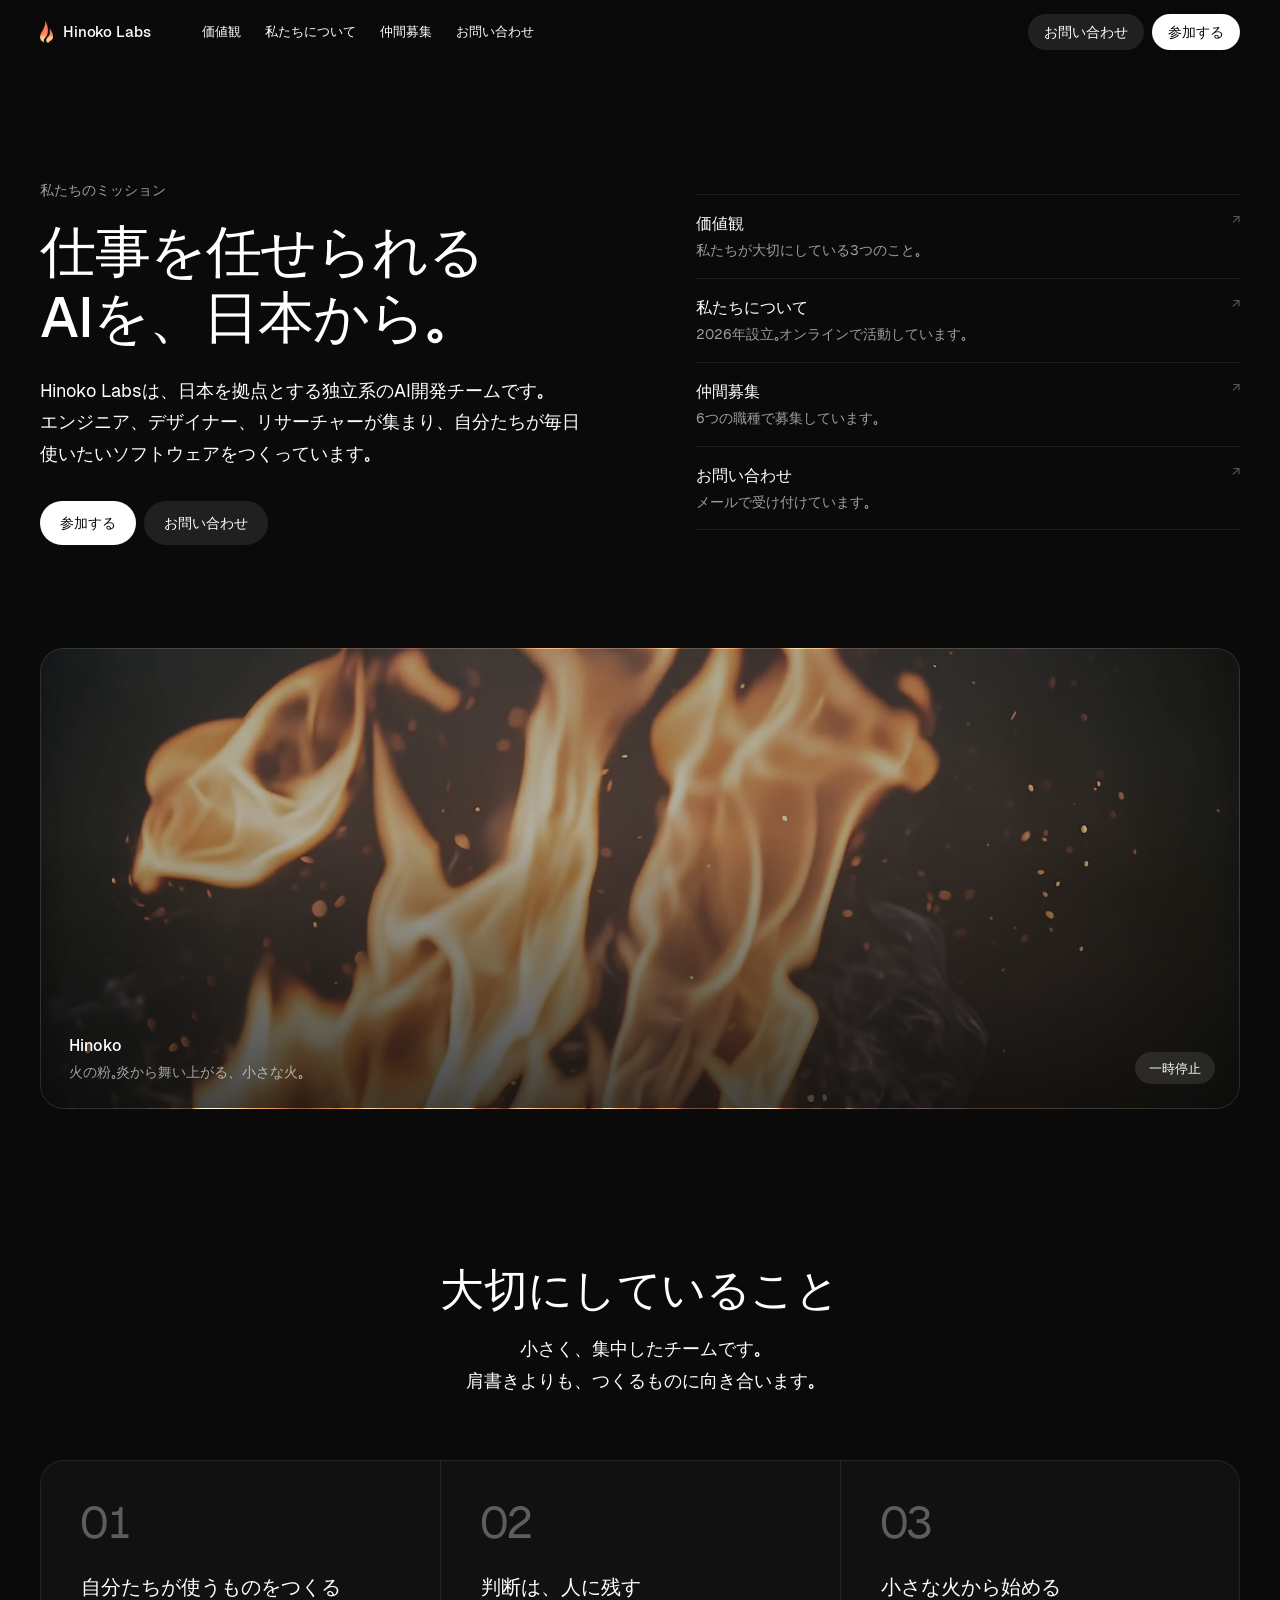
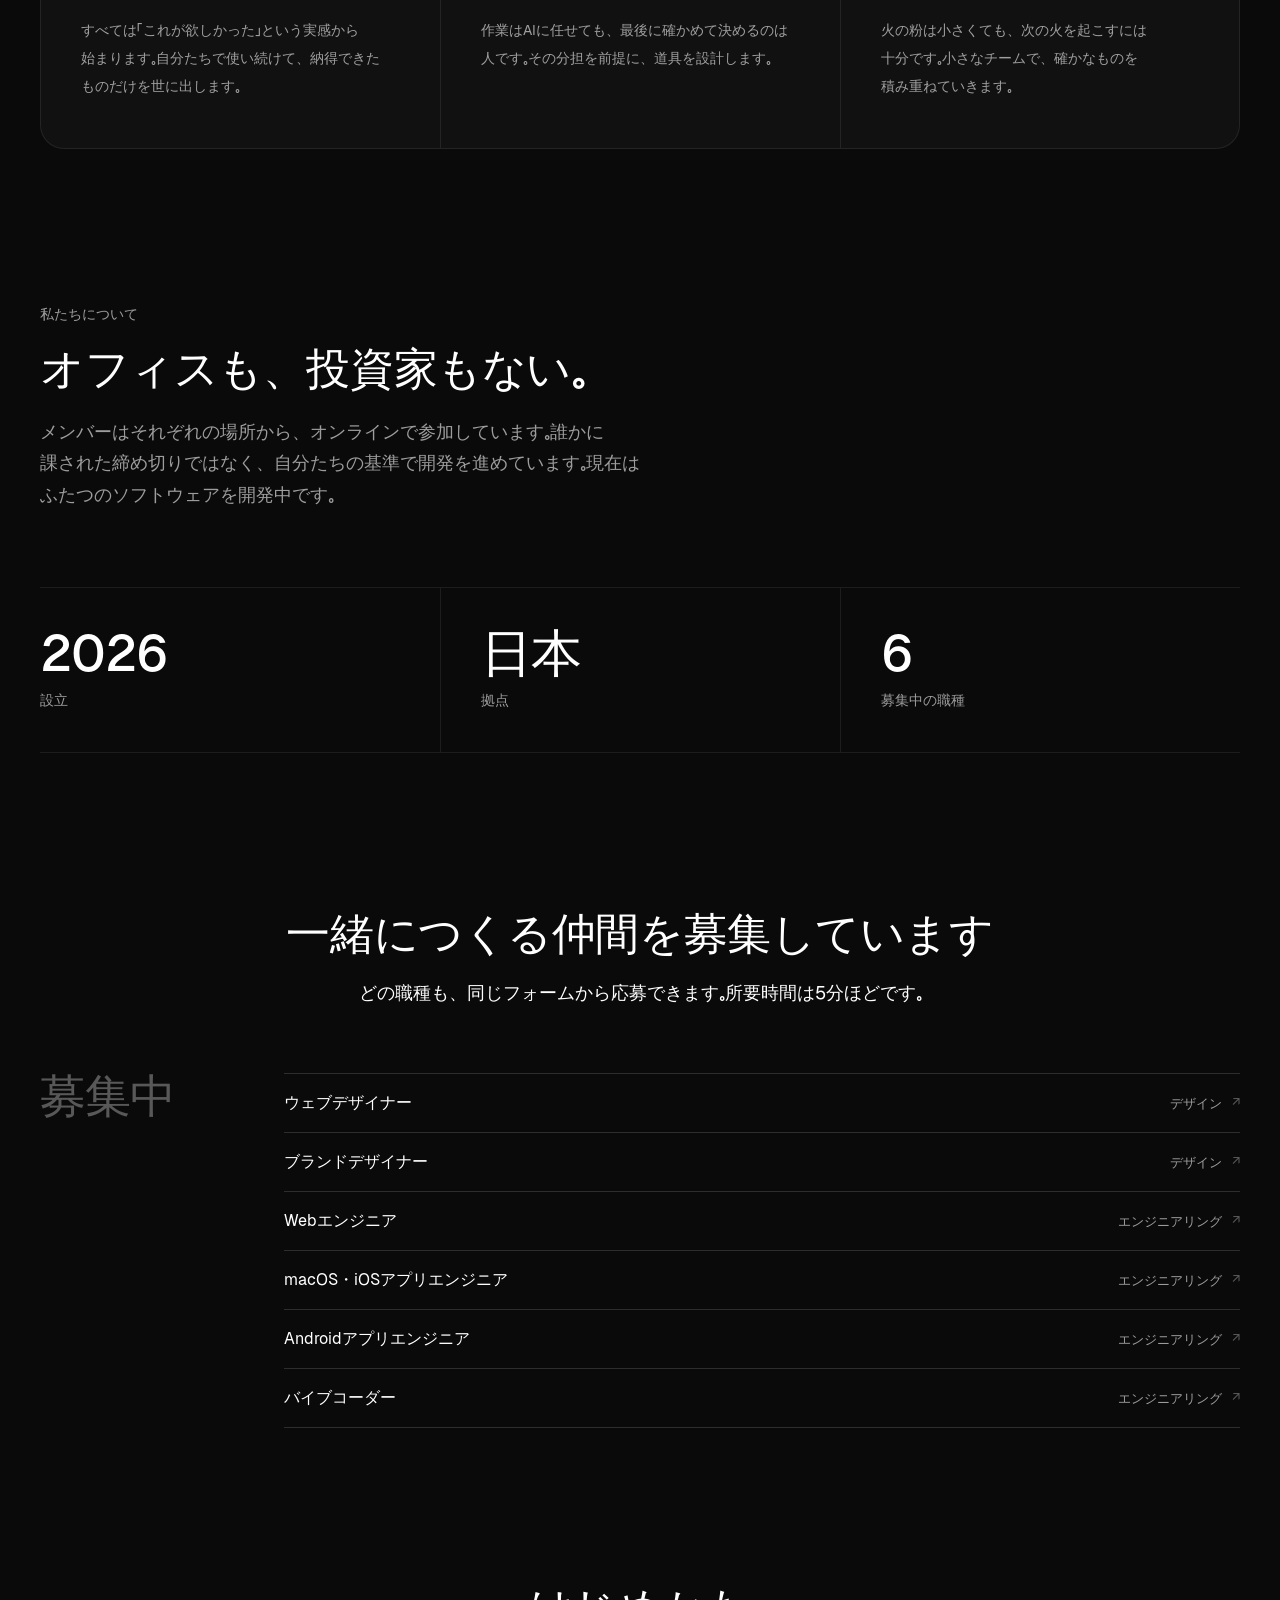
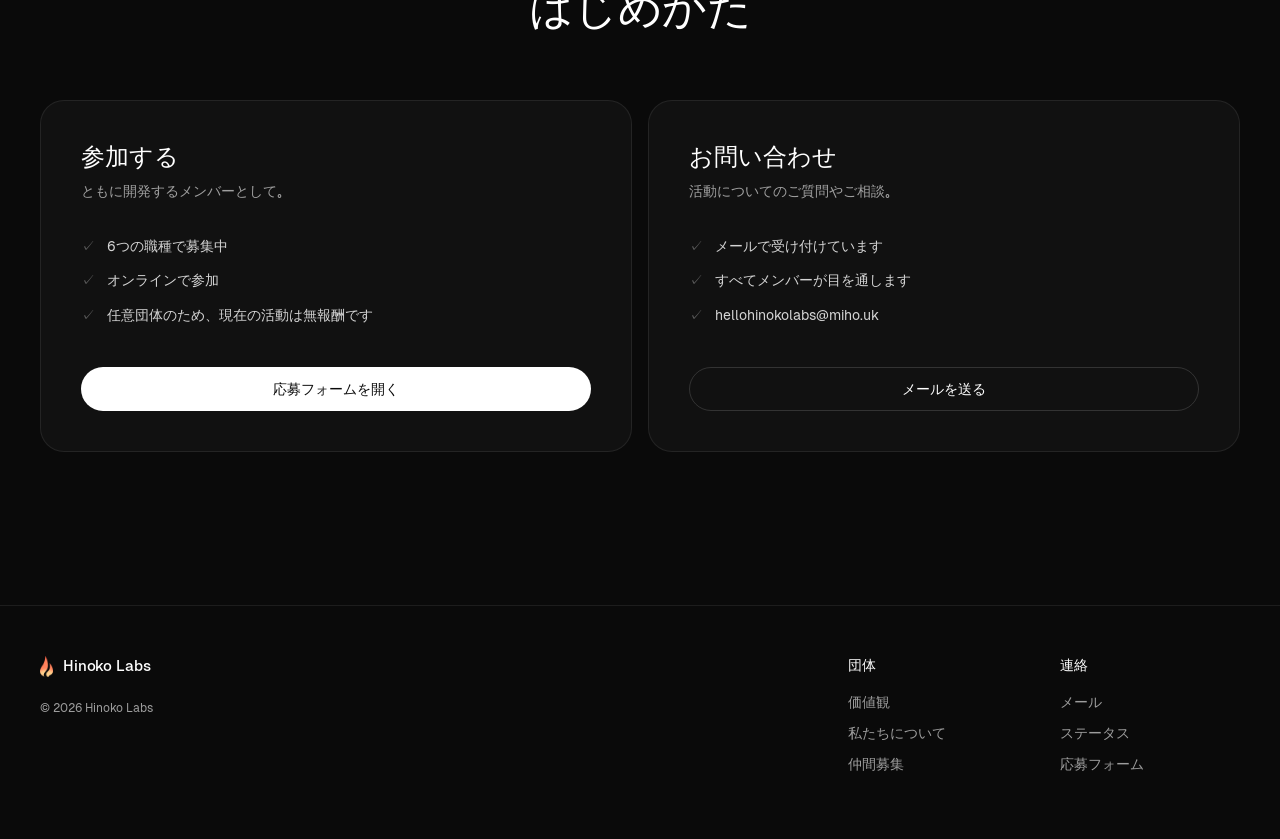
<file: index.html>
<!DOCTYPE html>
<html lang="ja">
<head>
  <meta charset="UTF-8">
  <meta name="viewport" content="width=device-width, initial-scale=1">
  <meta name="theme-color" content="#0a0a0a">
  <title>Hinoko Labs</title>
  <meta name="description" content="Hinoko Labsは、日本を拠点とする独立系のAI開発チームです。エンジニア、デザイナー、リサーチャーが集まり、AIを使ったソフトウェアを開発しています。">
  <link rel="icon" type="image/png" href="assets/hinoko-favicon.png">
  <link rel="preload" href="assets/fonts/geist-500.woff2" as="font" type="font/woff2" crossorigin>
  <link rel="stylesheet" href="styles.css">
  <script src="main.js" defer></script>
</head>
<body>
  <a class="skip-link" href="#main">本文へ移動</a>

  <header class="site-header">
    <div class="header-inner container">
      <a class="brand" href="#top" aria-label="Hinoko Labs トップ">
        <img src="assets/hinoko-logo-small.png" width="13" height="21" alt="">
        <span>Hinoko Labs</span>
      </a>
      <nav class="nav" aria-label="メイン">
        <a href="#values">価値観</a>
        <a href="#about">私たちについて</a>
        <a href="#careers">仲間募集</a>
        <a href="#contact">お問い合わせ</a>
      </nav>
      <div class="header-actions">
        <a class="button button-dark header-contact" href="mailto:hellohinokolabs@miho.uk">お問い合わせ</a>
        <a class="button header-join" href="#careers">参加する</a>
        <button class="menu-button" type="button" aria-expanded="false" aria-controls="mobileMenu" aria-label="メニューを開く">
          <span aria-hidden="true"></span><span aria-hidden="true"></span>
        </button>
      </div>
    </div>
    <nav class="mobile-nav" id="mobileMenu" aria-label="モバイル" hidden>
      <a href="#values">価値観</a>
      <a href="#about">私たちについて</a>
      <a href="#careers">仲間募集</a>
      <a href="#contact">お問い合わせ</a>
    </nav>
  </header>

  <main id="main" tabindex="-1">
    <section class="hero container" id="top" aria-labelledby="heroTitle">
      <div class="hero-copy">
        <p class="kicker">私たちのミッション</p>
        <h1 id="heroTitle">仕事を任せられる<br>AIを、日本から。</h1>
        <p class="lead">Hinoko Labsは、日本を拠点とする独立系のAI開発チームです。エンジニア、デザイナー、リサーチャーが集まり、自分たちが毎日使いたいソフトウェアをつくっています。</p>
        <div class="actions">
          <a class="button button-large" href="#careers">参加する</a>
          <a class="button button-large button-dark" href="#contact">お問い合わせ</a>
        </div>
      </div>
      <ul class="hero-index" aria-label="このページの内容">
        <li><a href="#values"><span><b>価値観</b><small>私たちが大切にしている3つのこと。</small></span><i aria-hidden="true">↗</i></a></li>
        <li><a href="#about"><span><b>私たちについて</b><small>2026年設立。オンラインで活動しています。</small></span><i aria-hidden="true">↗</i></a></li>
        <li><a href="#careers"><span><b>仲間募集</b><small>6つの職種で募集しています。</small></span><i aria-hidden="true">↗</i></a></li>
        <li><a href="#contact"><span><b>お問い合わせ</b><small>メールで受け付けています。</small></span><i aria-hidden="true">↗</i></a></li>
      </ul>
    </section>

    <div class="film container">
      <div class="film-frame">
        <video id="heroFilm" muted loop playsinline preload="metadata" poster="assets/hinoko-fire-poster.jpg" aria-hidden="true">
          <source src="assets/hinoko-fire.mp4" type="video/mp4">
        </video>
        <p class="film-caption"><b>Hinoko</b><span>火の粉。炎から舞い上がる、小さな火。</span></p>
        <button class="film-toggle" id="filmToggle" type="button" hidden>一時停止</button>
      </div>
    </div>

    <section class="section container" id="values" aria-labelledby="valuesTitle">
      <header class="center-head">
        <h2 id="valuesTitle">大切にしていること</h2>
        <p>小さく、集中したチームです。<br>肩書きよりも、つくるものに向き合います。</p>
      </header>
      <ol class="values">
        <li>
          <span class="value-num">01</span>
          <h3>自分たちが使うものをつくる</h3>
          <p>すべては「これが欲しかった」という実感から始まります。自分たちで使い続けて、納得できたものだけを世に出します。</p>
        </li>
        <li>
          <span class="value-num">02</span>
          <h3>判断は、人に残す</h3>
          <p>作業はAIに任せても、最後に確かめて決めるのは人です。その分担を前提に、道具を設計します。</p>
        </li>
        <li>
          <span class="value-num">03</span>
          <h3>小さな火から始める</h3>
          <p>火の粉は小さくても、次の火を起こすには十分です。小さなチームで、確かなものを積み重ねていきます。</p>
        </li>
      </ol>
    </section>

    <section class="section container" id="about" aria-labelledby="aboutTitle">
      <div class="split-head">
        <div>
          <p class="kicker">私たちについて</p>
          <h2 id="aboutTitle">オフィスも、投資家もない。</h2>
          <p class="lead">メンバーはそれぞれの場所から、オンラインで参加しています。誰かに課された締め切りではなく、自分たちの基準で開発を進めています。現在はふたつのソフトウェアを開発中です。</p>
        </div>
      </div>
      <dl class="stats">
        <div><dt>設立</dt><dd>2026</dd></div>
        <div><dt>拠点</dt><dd>日本</dd></div>
        <div><dt>募集中の職種</dt><dd>6</dd></div>
      </dl>
    </section>

    <section class="section container" id="careers" aria-labelledby="careersTitle">
      <header class="center-head">
        <h2 id="careersTitle">一緒につくる仲間を募集しています</h2>
        <p>どの職種も、同じフォームから応募できます。所要時間は5分ほどです。</p>
      </header>
      <div class="roles-wrap">
        <p class="roles-year" aria-hidden="true">募集中</p>
        <ul class="roles">
          <li><a href="https://forms.gle/MGa2NQpNaHNPS29Q9" target="_blank" rel="noopener noreferrer"><span>ウェブデザイナー</span><small>デザイン</small><span class="sr-only">（新しいタブ）</span></a></li>
          <li><a href="https://forms.gle/MGa2NQpNaHNPS29Q9" target="_blank" rel="noopener noreferrer"><span>ブランドデザイナー</span><small>デザイン</small><span class="sr-only">（新しいタブ）</span></a></li>
          <li><a href="https://forms.gle/MGa2NQpNaHNPS29Q9" target="_blank" rel="noopener noreferrer"><span>Webエンジニア</span><small>エンジニアリング</small><span class="sr-only">（新しいタブ）</span></a></li>
          <li><a href="https://forms.gle/MGa2NQpNaHNPS29Q9" target="_blank" rel="noopener noreferrer"><span>macOS・iOSアプリエンジニア</span><small>エンジニアリング</small><span class="sr-only">（新しいタブ）</span></a></li>
          <li><a href="https://forms.gle/MGa2NQpNaHNPS29Q9" target="_blank" rel="noopener noreferrer"><span>Androidアプリエンジニア</span><small>エンジニアリング</small><span class="sr-only">（新しいタブ）</span></a></li>
          <li><a href="https://forms.gle/MGa2NQpNaHNPS29Q9" target="_blank" rel="noopener noreferrer"><span>バイブコーダー</span><small>エンジニアリング</small><span class="sr-only">（新しいタブ）</span></a></li>
        </ul>
      </div>
    </section>

    <section class="section container" id="contact" aria-labelledby="contactTitle">
      <header class="center-head">
        <h2 id="contactTitle">はじめかた</h2>
      </header>
      <div class="paths">
        <article class="path">
          <h3>参加する</h3>
          <p>ともに開発するメンバーとして。</p>
          <ul>
            <li>6つの職種で募集中</li>
            <li>オンラインで参加</li>
            <li>任意団体のため、現在の活動は無報酬です</li>
          </ul>
          <a class="button button-large button-block" href="https://forms.gle/MGa2NQpNaHNPS29Q9" target="_blank" rel="noopener noreferrer">応募フォームを開く<span class="sr-only">（新しいタブ）</span></a>
        </article>
        <article class="path">
          <h3>お問い合わせ</h3>
          <p>活動についてのご質問やご相談。</p>
          <ul>
            <li>メールで受け付けています</li>
            <li>すべてメンバーが目を通します</li>
            <li>hellohinokolabs@miho.uk</li>
          </ul>
          <a class="button button-large button-block button-outline" href="mailto:hellohinokolabs@miho.uk">メールを送る</a>
        </article>
      </div>
    </section>
  </main>

  <footer class="site-footer">
    <div class="footer-inner container">
      <div class="footer-brand">
        <a class="brand" href="#top">
          <img src="assets/hinoko-logo-small.png" width="13" height="21" alt="">
          <span>Hinoko Labs</span>
        </a>
        <p>© 2026 Hinoko Labs</p>
      </div>
      <nav class="footer-col" aria-label="団体">
        <p>団体</p>
        <a href="#values">価値観</a>
        <a href="#about">私たちについて</a>
        <a href="#careers">仲間募集</a>
      </nav>
      <nav class="footer-col" aria-label="連絡">
        <p>連絡</p>
        <a href="mailto:hellohinokolabs@miho.uk">メール</a>
        <a href="status.html">ステータス</a>
        <a href="https://forms.gle/MGa2NQpNaHNPS29Q9" target="_blank" rel="noopener noreferrer">応募フォーム<span class="sr-only">（新しいタブ）</span></a>
      </nav>
    </div>
  </footer>
</body>
</html>
</file>
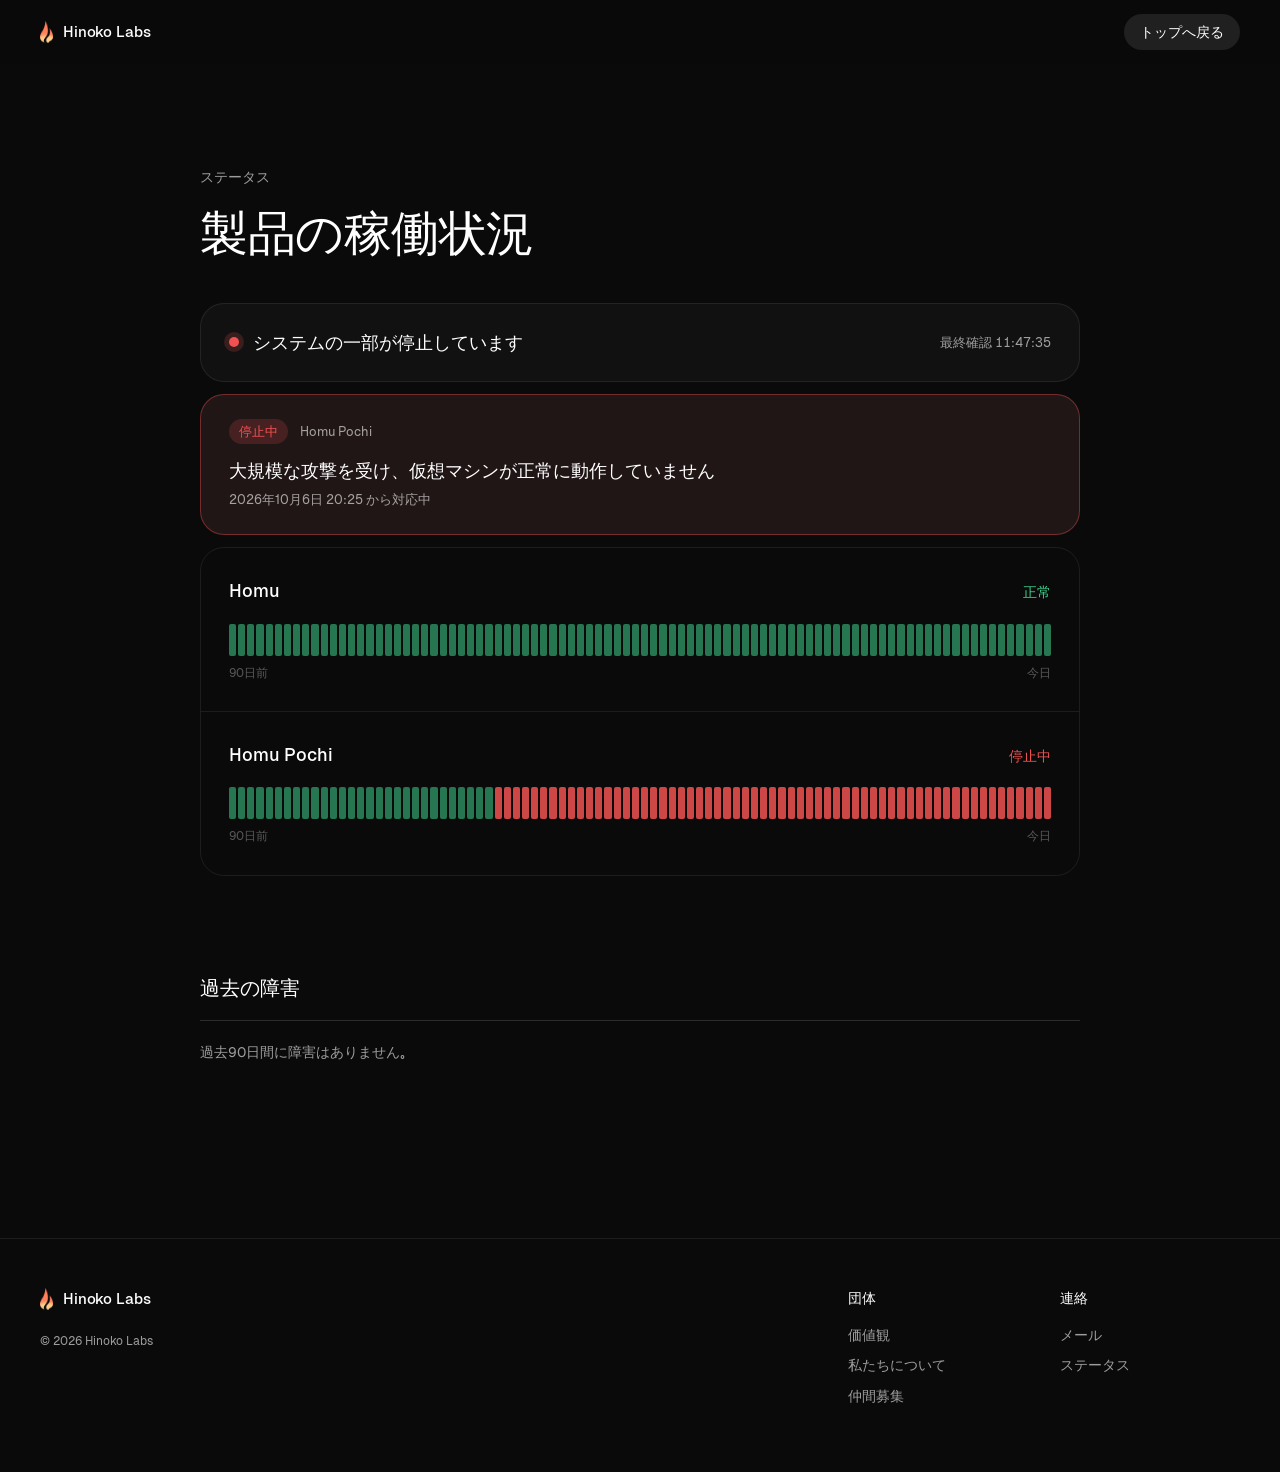
<file: status.html>
<!DOCTYPE html>
<html lang="ja">
<head>
  <meta charset="UTF-8">
  <meta name="viewport" content="width=device-width, initial-scale=1">
  <meta name="theme-color" content="#0a0a0a">
  <title>ステータス — Hinoko Labs</title>
  <meta name="description" content="Hinoko Labs の製品（Homu、Homu Pochi）の稼働状況です。">
  <link rel="icon" type="image/png" href="assets/hinoko-favicon.png">
  <link rel="preload" href="assets/fonts/geist-500.woff2" as="font" type="font/woff2" crossorigin>
  <link rel="stylesheet" href="styles.css">
  <script src="status-data.js"></script>
  <script src="status.js" defer></script>
</head>
<body>
  <a class="skip-link" href="#main">本文へ移動</a>

  <header class="site-header">
    <div class="header-inner container">
      <a class="brand" href="index.html" aria-label="Hinoko Labs トップ">
        <img src="assets/hinoko-logo-small.png" width="13" height="21" alt="">
        <span>Hinoko Labs</span>
      </a>
      <div class="header-actions">
        <a class="button button-dark" href="index.html">トップへ戻る</a>
      </div>
    </div>
  </header>

  <main id="main" class="status-page container" tabindex="-1">
    <p class="kicker">ステータス</p>
    <h1 class="status-title">製品の稼働状況</h1>

    <section class="status-summary" id="summary" data-level="operational" aria-live="polite">
      <span class="status-dot" aria-hidden="true"></span>
      <p id="summaryText">稼働状況を読み込んでいます</p>
      <p class="status-updated" id="updated"></p>
    </section>

    <section id="active" class="status-active" aria-label="対応中の障害"></section>

    <section class="status-products" aria-labelledby="productsTitle">
      <h2 class="sr-only" id="productsTitle">製品</h2>
      <ul id="products"></ul>
    </section>

    <section class="status-history" aria-labelledby="historyTitle">
      <h2 id="historyTitle">過去の障害</h2>
      <ul id="history"></ul>
    </section>
  </main>

  <footer class="site-footer">
    <div class="footer-inner container">
      <div class="footer-brand">
        <a class="brand" href="index.html">
          <img src="assets/hinoko-logo-small.png" width="13" height="21" alt="">
          <span>Hinoko Labs</span>
        </a>
        <p>© 2026 Hinoko Labs</p>
      </div>
      <nav class="footer-col" aria-label="団体">
        <p>団体</p>
        <a href="index.html#values">価値観</a>
        <a href="index.html#about">私たちについて</a>
        <a href="index.html#careers">仲間募集</a>
      </nav>
      <nav class="footer-col" aria-label="連絡">
        <p>連絡</p>
        <a href="mailto:hellohinokolabs@miho.uk">メール</a>
        <a href="status.html" aria-current="page">ステータス</a>
      </nav>
    </div>
  </footer>
</body>
</html>
</file>
<file: styles.css>
@font-face {
  font-family: Geist;
  src: url('assets/fonts/geist-400.woff2') format('woff2');
  font-weight: 400;
  font-display: swap;
}
@font-face {
  font-family: Geist;
  src: url('assets/fonts/geist-500.woff2') format('woff2');
  font-weight: 500;
  font-display: swap;
}

:root {
  --bg: #0a0a0a;
  --surface: #111111;
  --raised: #202020;
  --ink: #ffffff;
  --sub: rgb(255 255 255 / .6);
  --faint: rgb(255 255 255 / .32);
  --line: rgb(255 255 255 / .08);
  --line-strong: rgb(255 255 255 / .14);
  --gutter: 40px;
  --width: 1232px;
  --header: 64px;
  color-scheme: dark;
  font-family: Geist, 'Hiragino Sans', 'Hiragino Kaku Gothic ProN', 'Noto Sans JP', sans-serif;
  color: var(--ink);
  background: var(--bg);
  font-synthesis: none;
}

* { box-sizing: border-box; }

html {
  scroll-behavior: smooth;
  scroll-padding-top: calc(var(--header) + 32px);
}

body {
  margin: 0;
  background: var(--bg);
  font-size: 16px;
  line-height: 1.625;
  -webkit-font-smoothing: antialiased;
}

h1, h2, h3, p, dl, dd, ol, ul { margin: 0; padding: 0; }
ol, ul { list-style: none; }
h1, h2, h3, p, small, .roles span { word-break: auto-phrase; line-break: strict; }
h1, h2, h3, dd, b { font-feature-settings: 'palt'; }
a { color: inherit; text-decoration: none; }
button { font: inherit; color: inherit; cursor: pointer; background: none; border: 0; padding: 0; }
img, video { display: block; max-width: 100%; height: auto; }
b { font-weight: 500; }
[hidden] { display: none !important; }

:focus-visible {
  outline: 2px solid var(--ink);
  outline-offset: 3px;
  border-radius: 6px;
}
::selection { background: var(--ink); color: var(--bg); }

.container {
  width: calc(100% - var(--gutter) * 2);
  max-width: var(--width);
  margin-inline: auto;
}

.sr-only {
  position: absolute;
  width: 1px;
  height: 1px;
  overflow: hidden;
  clip: rect(0 0 0 0);
  white-space: nowrap;
}

.skip-link {
  position: fixed;
  top: 12px;
  left: 12px;
  z-index: 100;
  padding: 8px 14px;
  border-radius: 999px;
  background: var(--ink);
  color: var(--bg);
  transform: translateY(-200%);
}
.skip-link:focus { transform: none; }

/* Buttons */

.button {
  display: inline-flex;
  align-items: center;
  justify-content: center;
  height: 36px;
  padding: 0 16px;
  border-radius: 999px;
  background: var(--ink);
  color: var(--bg);
  font-size: 14px;
  font-weight: 500;
  line-height: 1;
  white-space: nowrap;
  transition: background-color .2s, border-color .2s, opacity .2s;
}
.button:hover { opacity: .86; }
.button-dark { background: var(--raised); color: var(--ink); }
.button-dark:hover { opacity: 1; background: #2c2c2c; }
.button-outline { background: transparent; color: var(--ink); border: 1px solid var(--line-strong); }
.button-outline:hover { opacity: 1; border-color: rgb(255 255 255 / .32); }
.button-large { height: 44px; padding: 0 20px; }
.button-block { width: 100%; }

/* Header */

.site-header {
  position: sticky;
  top: 0;
  z-index: 50;
  background: rgb(10 10 10 / .72);
  -webkit-backdrop-filter: blur(20px);
  backdrop-filter: blur(20px);
}

.header-inner {
  display: flex;
  align-items: center;
  height: var(--header);
}

.brand {
  display: inline-flex;
  align-items: center;
  gap: 10px;
  font-size: 15px;
  font-weight: 500;
  letter-spacing: -.01em;
  white-space: nowrap;
}
.brand img { width: 13px; }

.nav {
  display: flex;
  margin-left: 40px;
}
.nav a {
  padding: 6px 12px;
  border-radius: 999px;
  font-size: 13px;
  font-weight: 500;
  transition: background-color .2s;
}
.nav a:hover { background: var(--raised); }

.header-actions {
  display: flex;
  align-items: center;
  gap: 8px;
  margin-left: auto;
}

.menu-button {
  display: none;
  position: relative;
  width: 40px;
  height: 40px;
  margin-right: -8px;
}
.menu-button span {
  position: absolute;
  left: 11px;
  width: 18px;
  height: 1.5px;
  background: var(--ink);
  transition: transform .25s;
}
.menu-button span:first-child { top: 16px; }
.menu-button span:last-child { top: 23px; }
.menu-button[aria-expanded='true'] span:first-child { transform: translateY(3.5px) rotate(45deg); }
.menu-button[aria-expanded='true'] span:last-child { transform: translateY(-3.5px) rotate(-45deg); }

.mobile-nav {
  display: grid;
  padding: 8px var(--gutter) 28px;
}
.mobile-nav a {
  padding: 14px 0;
  font-size: 24px;
  font-weight: 500;
  border-bottom: 1px solid var(--line);
}

/* Shared type */

.kicker {
  margin-bottom: 16px;
  font-size: 14px;
  font-weight: 500;
  color: var(--sub);
}
.lead {
  font-size: 18px;
  line-height: 1.75;
}

/* Hero */

.hero {
  display: grid;
  grid-template-columns: minmax(0, 1fr) minmax(0, 1fr);
  align-items: center;
  gap: 64px;
  padding: clamp(80px, 9vw, 128px) 0 clamp(72px, 8vw, 112px);
}

.hero h1 {
  font-size: clamp(38px, 4.4vw, 60px);
  font-weight: 500;
  line-height: 1.18;
  letter-spacing: -.02em;
}
.hero .lead {
  max-width: 30em;
  margin-top: 24px;
}
.actions {
  display: flex;
  flex-wrap: wrap;
  gap: 8px;
  margin-top: 32px;
}

.hero-index { padding-left: 24px; }
.hero-index a {
  display: flex;
  align-items: flex-start;
  justify-content: space-between;
  gap: 16px;
  padding: 16px 0;
  border-bottom: 1px solid var(--line);
}
.hero-index li:first-child a { border-top: 1px solid var(--line); }
.hero-index span { display: grid; gap: 2px; }
.hero-index b { font-size: 16px; }
.hero-index small { font-size: 14px; color: var(--sub); }
.hero-index i {
  font-style: normal;
  font-size: 13px;
  color: var(--faint);
  transition: color .2s, transform .2s;
}
.hero-index a:hover i { color: var(--ink); transform: translate(2px, -2px); }

/* Film */

.film-frame {
  position: relative;
  overflow: hidden;
  aspect-ratio: 2.6 / 1;
  border: 1px solid var(--line);
  border-radius: 24px;
  background: #0d0b0a url('assets/hinoko-fire-poster.jpg') center / cover;
}
.film-frame::after {
  content: '';
  position: absolute;
  inset: 0;
  background: linear-gradient(180deg, rgb(10 10 10 / .15) 40%, rgb(10 10 10 / .7));
  pointer-events: none;
}
.film-frame video {
  width: 100%;
  height: 100%;
  object-fit: cover;
  filter: saturate(.9) brightness(.82);
}
.film-caption {
  position: absolute;
  left: 28px;
  bottom: 24px;
  z-index: 1;
  display: grid;
  gap: 2px;
}
.film-caption b { font-size: 16px; }
.film-caption span { font-size: 14px; color: var(--sub); }
.film-toggle {
  position: absolute;
  right: 24px;
  bottom: 24px;
  z-index: 1;
  height: 32px;
  padding: 0 14px;
  border-radius: 999px;
  background: rgb(255 255 255 / .1);
  -webkit-backdrop-filter: blur(12px);
  backdrop-filter: blur(12px);
  font-size: 13px;
  font-weight: 500;
  transition: background-color .2s;
}
.film-toggle:hover { background: rgb(255 255 255 / .18); }

/* Sections */

.section { padding-top: clamp(112px, 12vw, 176px); }

.center-head {
  max-width: 720px;
  margin: 0 auto clamp(48px, 5vw, 72px);
  text-align: center;
}
.center-head h2, .split-head h2 {
  font-size: clamp(30px, 3.4vw, 48px);
  font-weight: 500;
  line-height: 1.25;
  letter-spacing: -.01em;
}
.center-head p {
  margin-top: 16px;
  font-size: 18px;
  line-height: 1.75;
}

/* Values */

.values {
  display: grid;
  grid-template-columns: repeat(3, minmax(0, 1fr));
  border: 1px solid var(--line);
  border-radius: 24px;
  background: var(--surface);
  overflow: hidden;
}
.values li {
  padding: 40px 40px 48px;
  border-left: 1px solid var(--line);
}
.values li:first-child { border-left: 0; }
.value-num {
  display: block;
  font-size: 44px;
  line-height: 1;
  letter-spacing: -.02em;
  color: var(--faint);
  font-variant-numeric: tabular-nums;
}
.values h3 {
  margin-top: 28px;
  font-size: 20px;
  font-weight: 500;
  line-height: 1.45;
}
.values p {
  margin-top: 14px;
  font-size: 14px;
  line-height: 2;
  color: var(--sub);
}

/* About */

.split-head .lead {
  max-width: 34em;
  margin-top: 20px;
  color: var(--sub);
}

.stats {
  display: grid;
  grid-template-columns: repeat(3, minmax(0, 1fr));
  margin-top: clamp(56px, 6vw, 88px);
  border-block: 1px solid var(--line);
}
.stats div {
  display: flex;
  flex-direction: column-reverse;
  justify-content: flex-end;
  gap: 10px;
  padding: 40px 0 40px 40px;
  border-left: 1px solid var(--line);
}
.stats div:first-child { padding-left: 0; border-left: 0; }
.stats dd {
  font-size: clamp(36px, 4vw, 52px);
  font-weight: 500;
  line-height: 1;
  letter-spacing: -.02em;
}
.stats dt { font-size: 14px; color: var(--sub); }

/* Careers */

.roles-wrap {
  display: grid;
  grid-template-columns: 220px minmax(0, 1fr);
  gap: 24px;
}
.roles-year {
  font-size: clamp(36px, 3.6vw, 52px);
  font-weight: 500;
  line-height: 1;
  letter-spacing: -.02em;
  color: var(--faint);
  font-feature-settings: 'palt';
}
.roles { border-top: 1px solid var(--line-strong); }
.roles a {
  display: flex;
  align-items: baseline;
  justify-content: space-between;
  gap: 16px;
  padding: 16px 0;
  border-bottom: 1px solid var(--line-strong);
  font-size: 16px;
  transition: color .2s;
}
.roles small {
  flex-shrink: 0;
  font-size: 13px;
  color: var(--sub);
}
.roles small::after {
  content: '↗';
  margin-left: 10px;
  color: var(--faint);
}
.roles a:hover { color: var(--sub); }
.roles a:hover small::after { color: var(--ink); }

/* Paths */

.paths {
  display: grid;
  grid-template-columns: repeat(2, minmax(0, 1fr));
  gap: 16px;
}
.path {
  display: flex;
  flex-direction: column;
  padding: 40px;
  border: 1px solid var(--line);
  border-radius: 24px;
  background: var(--surface);
}
.path h3 {
  font-size: 24px;
  font-weight: 500;
  line-height: 1.3;
}
.path > p {
  margin-top: 8px;
  font-size: 14px;
  color: var(--sub);
}
.path ul {
  display: grid;
  gap: 12px;
  margin: 32px 0 40px;
  font-size: 14px;
  color: rgb(255 255 255 / .82);
}
.path li {
  display: flex;
  gap: 12px;
  overflow-wrap: anywhere;
}
.path li::before {
  content: '✓';
  color: var(--faint);
}
.path .button { margin-top: auto; }

/* Footer */

.site-footer {
  margin-top: clamp(120px, 12vw, 176px);
  border-top: 1px solid var(--line);
}
.footer-inner {
  display: grid;
  grid-template-columns: 1fr 180px 180px;
  gap: 32px;
  padding: 48px 0 64px;
}
.footer-brand p {
  margin-top: 14px;
  font-size: 12px;
  color: var(--sub);
}
.footer-col {
  display: grid;
  align-content: start;
  gap: 8px;
  font-size: 14px;
}
.footer-col p {
  margin-bottom: 6px;
  font-weight: 500;
}
.footer-col a { color: var(--sub); transition: color .2s; }
.footer-col a:hover { color: var(--ink); }

/* Responsive */

@media (max-width: 1040px) {
  .hero { grid-template-columns: 1fr; gap: 56px; }
  .hero-index { padding-left: 0; }
  .values li { padding: 32px 28px 40px; }
  .roles-wrap { grid-template-columns: 1fr; gap: 20px; }
}

@media (max-width: 820px) {
  :root { --gutter: 20px; --header: 56px; }
  .nav, .header-contact { display: none; }
  .menu-button { display: block; }

  .film-frame { aspect-ratio: 4 / 3; border-radius: 16px; }
  .film-caption { left: 20px; bottom: 18px; }
  .film-toggle { right: 16px; bottom: 18px; }

  .values { grid-template-columns: 1fr; }
  .values li { border-left: 0; border-top: 1px solid var(--line); }
  .values li:first-child { border-top: 0; }

  .stats { grid-template-columns: 1fr; }
  .stats div,
  .stats div:first-child { padding: 28px 0; border-left: 0; border-top: 1px solid var(--line); }
  .stats div:first-child { border-top: 0; }

  .roles small { font-size: 0; }
  .roles small::after { font-size: 13px; margin-left: 0; }

  .paths { grid-template-columns: 1fr; }
  .path { padding: 32px 24px; border-radius: 16px; }

  .footer-inner { grid-template-columns: 1fr 1fr; }
  .footer-brand { grid-column: 1 / -1; }
}

@media (prefers-reduced-motion: reduce) {
  html { scroll-behavior: auto; }
  *, *::before, *::after { transition: none !important; }
}

/* Status page */

[data-level] { --level: #3ecf8e; }
[data-level='maintenance'] { --level: #5b9cf5; }
[data-level='degraded'] { --level: #f2a93b; }
[data-level='down'] { --level: #f05252; }

.status-page {
  max-width: 880px;
  padding-top: clamp(64px, 8vw, 104px);
}
.status-title {
  font-size: clamp(34px, 4vw, 48px);
  font-weight: 500;
  line-height: 1.2;
  letter-spacing: -.01em;
}

.status-summary {
  display: flex;
  align-items: center;
  gap: 14px;
  margin-top: 40px;
  padding: 24px 28px;
  border: 1px solid var(--line);
  border-radius: 24px;
  background: var(--surface);
}
.status-summary p:not(.status-updated) { flex: 1; min-width: 0; font-size: 18px; font-weight: 500; }
.status-dot {
  flex-shrink: 0;
  width: 10px;
  height: 10px;
  border-radius: 50%;
  background: var(--level);
  box-shadow: 0 0 0 5px color-mix(in srgb, var(--level) 18%, transparent);
}
.status-updated {
  margin-left: auto;
  font-size: 13px;
  color: var(--sub);
  white-space: nowrap;
  font-variant-numeric: tabular-nums;
}

.status-active { display: grid; gap: 12px; margin-top: 12px; }
.status-active:empty { display: none; }
.incident-card {
  padding: 24px 28px;
  border: 1px solid color-mix(in srgb, var(--level) 40%, transparent);
  border-radius: 24px;
  background: color-mix(in srgb, var(--level) 7%, var(--surface));
}
.incident-head {
  display: flex;
  align-items: center;
  gap: 12px;
  font-size: 13px;
  color: var(--sub);
}
.incident-badge {
  padding: 2px 10px;
  border-radius: 999px;
  background: color-mix(in srgb, var(--level) 18%, transparent);
  color: var(--level);
  font-weight: 500;
}
.incident-card h3 { margin-top: 12px; font-size: 18px; font-weight: 500; }
.incident-time { margin-top: 4px; font-size: 13px; color: var(--sub); }

.status-products {
  margin-top: 12px;
  border: 1px solid var(--line);
  border-radius: 24px;
  overflow: hidden;
}
.product-row { padding: 28px; }
.product-row + .product-row { border-top: 1px solid var(--line); }
.product-head {
  display: flex;
  align-items: baseline;
  justify-content: space-between;
  gap: 16px;
}
.product-head h3 { font-size: 18px; font-weight: 500; }
.product-state { font-size: 14px; font-weight: 500; color: var(--level); }

.uptime {
  display: flex;
  gap: 2px;
  height: 32px;
  margin-top: 18px;
}
.uptime span {
  flex: 1;
  border-radius: 2px;
  background: var(--level);
  opacity: .85;
  transition: opacity .15s;
}
.uptime span[data-level='operational'] { opacity: .55; }
.uptime span:hover { opacity: 1; }
.uptime-scale {
  display: flex;
  justify-content: space-between;
  margin-top: 8px;
  font-size: 12px;
  color: var(--faint);
}

.status-history { margin-top: clamp(64px, 8vw, 96px); }
.status-history h2 {
  padding-bottom: 16px;
  border-bottom: 1px solid var(--line-strong);
  font-size: 20px;
  font-weight: 500;
}
.history-row { padding: 20px 0; border-bottom: 1px solid var(--line); }
.history-meta { display: flex; gap: 12px; font-size: 13px; color: var(--sub); }
.history-meta span:last-child { color: var(--level); }
.history-row h3 { margin-top: 6px; font-size: 16px; font-weight: 500; }
.history-time { margin-top: 2px; font-size: 13px; color: var(--sub); }
.history-empty { padding: 20px 0; font-size: 14px; color: var(--sub); }
.scale-short { display: none; }

@media (max-width: 820px) {
  .status-summary { flex-wrap: wrap; padding: 20px; border-radius: 16px; }
  .status-updated { width: 100%; margin-left: 24px; }
  .incident-card { padding: 20px; border-radius: 16px; }
  .status-products { border-radius: 16px; }
  .product-row { padding: 22px 20px; }
  .uptime span:nth-child(-n+60), .scale-long { display: none; }
  .scale-short { display: inline; }
}
</file>
